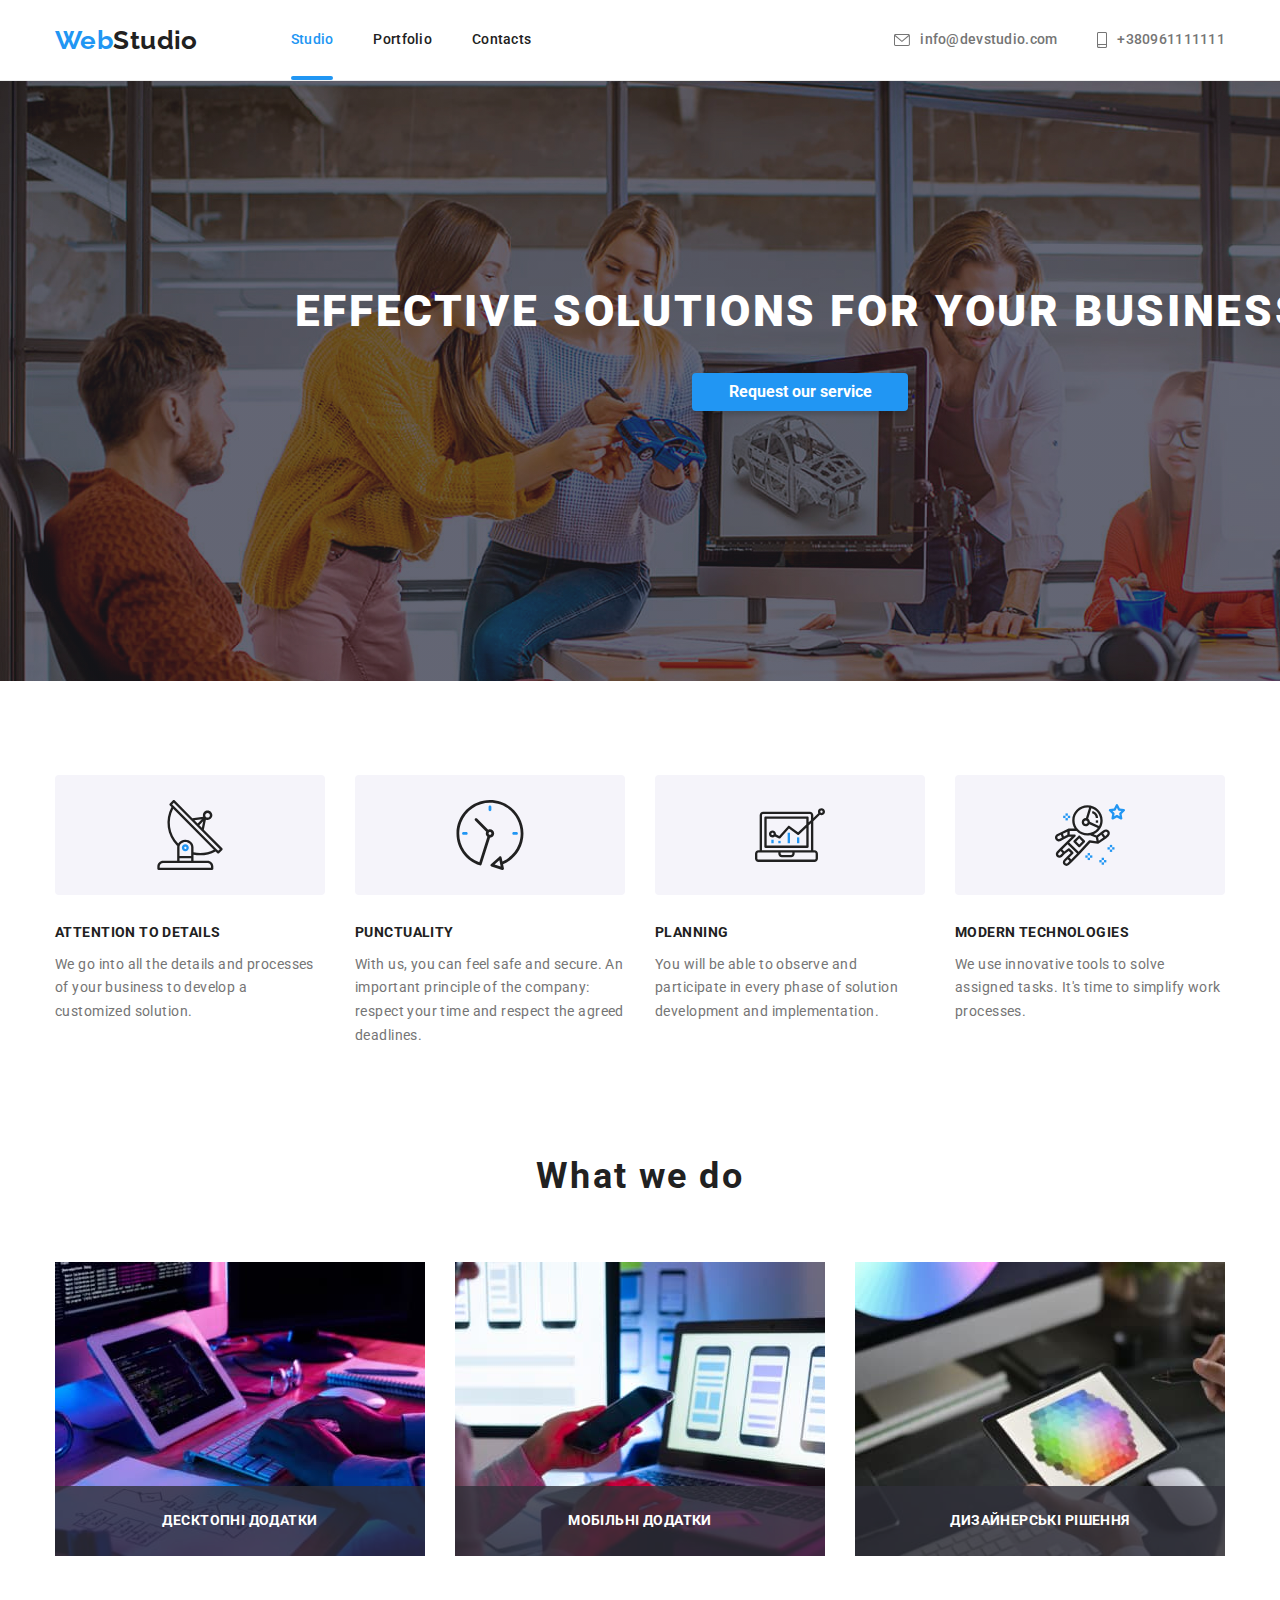
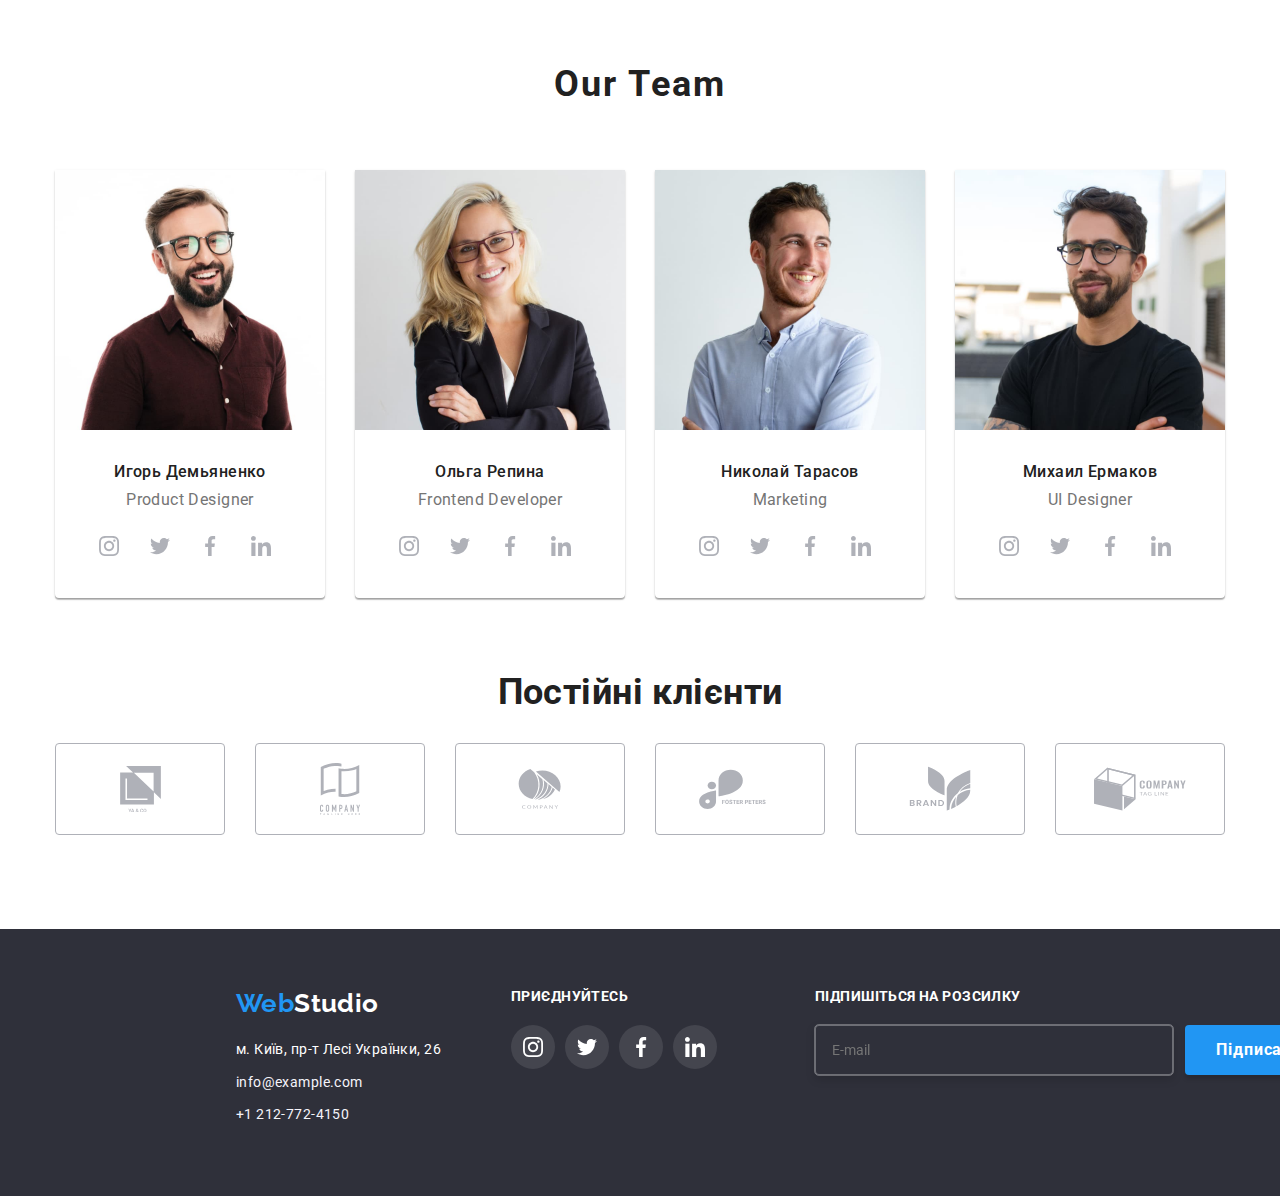
<file: index.html>
<!DOCTYPE html>
<html lang="en">

<head>
  <meta charset="UTF-8" />
  <meta http-equiv="X-UA-Compatible" content="IE=edge" />
  <meta name="viewport" content="width=device-width, initial-scale=1.0" />
  <title>
    WebStudio
  </title>
  <link href="https://fonts.googleapis.com/css2?family=Raleway:wght@700&family=Roboto:wght@400;500;700;900&display=swap"
    rel="stylesheet">
  <link rel="stylesheet" href="https://cdnjs.cloudflare.com/ajax/libs/modern-normalize/1.1.0/modern-normalize.min.css">
  <link rel="stylesheet" href="./css/styles.css" />
</head>

<body>
  <header class="page-header">
    <div class="container">
      <nav class="site-nav">
        <a class="logo" href="./index.html">Web<span class="logo__label-black">Studio
          </span>
        </a>
        <ul class="site-nav__list">
          <li class="site-nav__item">
            <a class="site-nav__current-link" href="./index.html">
              Studio
            </a>
          </li>
          <li class="site-nav__item">
            <a class="site-nav__link" href="portfolio.html">
              Portfolio
            </a>
          </li>
          <li class="site-nav__item">
            <a class="site-nav__link" href="">
              Contacts
            </a>
          </li>
        </ul>
        <ul class="header__list">
          <li class="header__item">
            <a class="header__link" href="mailto:info@devstudio.com">
              <svg class="header__icon header__icon--icon-envelope" width="16px" height="12px">
                <use href="./images/sprite.svg#icon-envelope">
                </use>
              </svg>
              info@devstudio.com
            </a>
          </li>
          <li class="header__item">
            <a class="header__link" href="tel:+380961111111">
              <svg class="header__icon header__icon--icon-smartphone" width="10px" height="16px">
                <use href="./images/sprite.svg#icon-smartphone">
                </use>
              </svg>
              +380961111111
            </a>
          </li>
        </ul>
      </nav>
    </div>
  </header>
  <main>
    <section class="hero-section">
      <h1 class="hero__title">
        EFFECTIVE SOLUTIONS FOR YOUR BUSINESS
      </h1>
      <button class="hero__button" data-modal-open>
        Request our service
      </button>
    </section>
    <section class="description-section">
      <ul class="description__list">
        <li class="description__item">
          <div class="description__icons">
            <svg class="description__icon description__icon--icon-antenna" width="70px" height="70px">
              <use href="./images/sprite.svg#icon-antenna">
              </use>
            </svg>
          </div>
          <h2 class="description__title">
            ATTENTION TO DETAILS
          </h2>
          <p class="description__text">
            We go into all the details and processes of your business to develop
            a customized solution.
          </p>
        </li>
        <li class="description__item">
          <div class="description__icons">
            <svg class="description--icon description__icon--icon-clock" width="70px" height="70px">
              <use href=" ./images/sprite.svg#icon-clock">
              </use>
            </svg>
          </div>
          <h2 class="description__title">
            PUNCTUALITY
          </h2>
          <p class="description__text">
            With us, you can feel safe and secure. An important principle of the
            company: respect your time and respect the agreed deadlines.
          </p>
        </li>
        <li class="description__item">
          <div class="description__icons">
            <svg class="description__icon description__icon--icon-diagram" width="70px" height="70px">
              <use href=" ./images/sprite.svg#icon-diagram">
              </use>
            </svg>
          </div>
          <h2 class="description__title">
            PLANNING
          </h2>
          <p class="description__text">
            You will be able to observe and participate in every phase of
            solution development and implementation.
          </p>
        </li>
        <li class="description__item">
          <div class="description__icons">
            <svg class="description__icon description__icon--icon-astronaut" width="70px" height="70px">
              <use href=" ./images/sprite.svg#icon-astronaut">
              </use>
            </svg>
          </div>
          <h2 class="description__title">
            MODERN TECHNOLOGIES
          </h2>
          <p class="description__text">
            We use innovative tools to solve assigned tasks. It's time to
            simplify work processes.
          </p>
        </li>
      </ul>
    </section>
    <section class="service-section">
      <div class="container">
        <h2 class="service__title">
          What we do
        </h2>
        <ul class="service__list">
          <li class="service__item">
            <img class="service__image" src="./images/img1.jpg" alt="Keyboard" width="370" />
            <div class="service__image-overlay">
              <p class="service__image-text">
                Десктопні додатки
              </p>
            </div>
          </li>
          <li class="service__item">
            <img class="service__image" src=" ./images/img2.jpg" alt="Laptop" width="370" />
            <div class="service__image-overlay">
              <p class="service__image-text">
                Мобільні додатки
              </p>
            </div>
          </li>
          <li class="service__item">
            <img class="service__image" src=" ./images/img3.jpg" alt="Tablet" width="370" />
            <div class="service__image-overlay">
              <p class="service__image-text">
                Дизайнерські рішення
              </p>
            </div>
          </li>
        </ul>
      </div>
    </section>
    <section class="team-section">
      <div class="container">
        <h2 class="team__title">
          Our Team
        </h2>
        <ul class="team-member__list">
          <li class="team-member__card">
            <img class="team-member__image" src="./images/img4.jpg" alt="Igor" width="270" />
            <div class="team-member__description">
              <h3 class="team-member__name" lang="ru">
                Игорь Демьяненко
              </h3>
              <p class="team-member__proffesion">
                Product Designer
              </p>
              <div class="team-member__social-media">
                <a class="team-member__social-media-links" href="">
                  <svg width="20px" height="20px">
                    <use href="./images/sprite.svg#icon-instagram">
                    </use>
                  </svg>
                </a>
                <a class="team-member__social-media-links" href="">
                  <svg width="20px" height="20px">
                    <use href="./images/sprite.svg#icon-twitter">
                    </use>
                  </svg>
                </a>
                <a class="team-member__social-media-links" href="">
                  <svg width="20px" height="20px">
                    <use href="./images/sprite.svg#icon-facebook">
                    </use>
                  </svg>
                </a>
                <a class="team-member__social-media-links" href="">
                  <svg width="20px" height="20px">
                    <use href="./images/sprite.svg#icon-linkedin">
                    </use>
                  </svg>
                </a>
              </div>
            </div>
          </li>
          <li class="team-member__card">
            <img class="team-member__image" src="./images/img5.jpg" alt="Olga" width="270" />
            <div class="team-member__description">
              <h3 class="team-member__name" lang="ru">
                Ольга Репина
              </h3>
              <p class="team-member__proffesion">
                Frontend Developer
              </p>
              <div class="team-member__social-media">
                <a class="team-member__social-media-links" href="">
                  <svg width="20px" height="20px">
                    <use href="./images/sprite.svg#icon-instagram">
                    </use>
                  </svg>
                </a>
                <a class="team-member__social-media-links" href="">
                  <svg width="20px" height="20px">
                    <use href="./images/sprite.svg#icon-twitter">
                    </use>
                  </svg>
                </a>
                <a class="team-member__social-media-links" href="">
                  <svg width="20px" height="20px">
                    <use href="./images/sprite.svg#icon-facebook">
                    </use>
                  </svg>
                </a>
                <a class="team-member__social-media-links" href="">
                  <svg width="20px" height="20px">
                    <use href="./images/sprite.svg#icon-linkedin">
                    </use>
                  </svg>
                </a>
              </div>
            </div>
          </li>
          <li class="team-member__card">
            <img class="team-member__image" src="./images/img6.jpg" alt="Nicolay" width="270" />
            <div class="team-member__description">
              <h3 class="team-member__name" lang="ru">
                Николай Тарасов
              </h3>
              <p class="team-member__proffesion">
                Marketing
              </p>
              <div class="team-member__social-media">
                <a class="team-member__social-media-links" href="">
                  <svg width="20px" height="20px">
                    <use href="./images/sprite.svg#icon-instagram">
                    </use>
                  </svg>
                </a>
                <a class="team-member__social-media-links" href="">
                  <svg width="20px" height="20px">
                    <use href="./images/sprite.svg#icon-twitter">
                    </use>
                  </svg>
                </a>
                <a class="team-member__social-media-links" href="">
                  <svg width="20px" height="20px">
                    <use href="./images/sprite.svg#icon-facebook">
                    </use>
                  </svg>
                </a>
                <a class="team-member__social-media-links" href="">
                  <svg width="20px" height="20px">
                    <use href="./images/sprite.svg#icon-linkedin">
                    </use>
                  </svg>
                </a>
              </div>
            </div>
          </li>
          <li class="team-member__card">
            <img class="team-member__image" src="./images/img7.jpg" alt="Michale" width="270" />
            <div class="team-member__description">
              <h3 class="team-member__name" lang="ru">
                Михаил Ермаков
              </h3>
              <p class="team-member__proffesion">
                UI Designer
              </p>
              <div class="team-member__social-media">
                <a class="team-member__social-media-links" href="">
                  <svg width="20px" height="20px">
                    <use href="./images/sprite.svg#icon-instagram">
                    </use>
                  </svg>
                </a>
                <a class="team-member__social-media-links" href="">
                  <svg width="20px" height="20px">
                    <use href="./images/sprite.svg#icon-twitter">
                    </use>
                  </svg>
                </a>
                <a class="team-member__social-media-links" href="">
                  <svg width="20px" height="20px">
                    <use href="./images/sprite.svg#icon-facebook">
                    </use>
                  </svg>
                </a>
                <a class="team-member__social-media-links" href="">
                  <svg width="20px" height="20px">
                    <use href="./images/sprite.svg#icon-linkedin">
                    </use>
                  </svg>
                </a>
              </div>
            </div>
          </li>
        </ul>
      </div>
    </section>
    <section class="clients-section">
      <div class="container">
        <h2 class="clients__title">
          Постійні клієнти
        </h2>
        <ul class="clients__logo-list">
          <li>
            <a class="clients__logo-link" href="">
              <svg class="clients__logo-icon" width="41px" height="46.7px">
                <use href="./images/sprite.svg#logo-1">
                </use>
              </svg>
            </a>
          </li>
          <li>
            <a class="clients__logo-link" href="">
              <svg class="clients__logo-icon" width="40px" height="52px">
                <use href="./images/sprite.svg#logo-2">
                </use>
              </svg>
            </a>
          </li>
          <li>
            <a class="clients__logo-link" href="">
              <svg class="clients__logo-icon" width="43.46px" height="41.18px">
                <use href="./images/sprite.svg#logo-3">
                </use>
              </svg>
            </a>
          </li>
          <li>
            <a class="clients__logo-link" href="">
              <svg class="clients__logo-icon" width="84.44px" height="40.62px">
                <use href="./images/sprite.svg#logo-4">
                </use>
              </svg>
            </a>
          </li>
          <li>
            <a class="clients__logo-link" href="">
              <svg class="clients__logo-icon" width="62.54px" height="45.43px">
                <use href="./images/sprite.svg#logo-5">
                </use>
              </svg>
            </a>
          </li>
          <li>
            <a class="clients__logo-link" href="">
              <svg class="clients__logo-icon" width="93.79px" height="43.93px">
                <use href="./images/sprite.svg#logo-6">
                </use>
              </svg>
            </a>
          </li>
        </ul>
      </div>
    </section>
  </main>
  <footer class="footer">
    <div class="footer-content">
      <address class="address">
        <a class="logo logo__footer-logo" href="./index.html">Web<span class="logo__label-white">Studio</span>
        </a>
        <ul class="footer__list">
          <li class="footer__item">
            <a class="adress" href="">
              м. Київ, пр-т Лесі Українки, 26
            </a>
          </li>
          <li class="footer__item">
            <a class="footer__link" href="">
              info@example.com
            </a>
          </li>
          <li class="footer__item">
            <a class="footer__link" href="">
              +1 212-772-4150
            </a>
          </li>
        </ul>
      </address>
      <div class="footer__social-media">
        <h2 class="footer__join-title">
          Приєднуйтесь
        </h2>
        <ul class="footer__social-media-list">
          <li class="footer__social-media-item">
            <a class="footer__social-media-link" href="">
              <svg class="footer__social-media-icons" width="20px" height="20px">
                <use href="./images/sprite.svg#icon-instagram">
                </use>
              </svg>
            </a>
          </li>
          <li class="footer__social-media-item">
            <a class="footer__social-media-link" href="">
              <svg class="footer__social-media-icons" width="20px" height="20px">
                <use href="./images/sprite.svg#icon-twitter">
                </use>
              </svg>
            </a>
          </li>
          <li class="footer__social-media-item">
            <a class="footer__social-media-link" href="">
              <svg class="footer__social-media-icons" width="20px" height="20px">
                <use href="./images/sprite.svg#icon-facebook">
                </use>
              </svg>
            </a>
          </li>
          <li class="footer__social-media-item">
            <a class="footer__social-media-link" href="">
              <svg class="footer__social-media-icons" width="20px" height="20px">
                <use href="./images/sprite.svg#icon-linkedin">
                </use>
              </svg>
            </a>
          </li>
        </ul>
      </div>
      <form class="subcribe__form">
        <b class="subsribe__title">
          Підпишіться на розсилку
        </b>
        <div class="subscribe__section">
          <input class="subsribe__input" type="text" placeholder="E-mail">
          <button class="subscribe__button" type="submit">
            Підписатися
            <svg class="subsribe__svg" width="24" height="24">
              <use href="./images/sprite.svg#subcribe">
              </use>
            </svg>
          </button>
        </div>
      </form>
    </div>
  </footer>
  <div class="backdrop is-hidden" data-modal>
    <div class="modal">
      <form class="modal__form" autocomplete="off">
        <b class="modal__title">
          Залиште свої дані, ми вам передзвонимо
        </b>
        <div class="form-field">
          <label class="form__label" for="name">
            Ім'я
          </label>
          <input class="form__input" type="text" name="name" id="name" placeholder=" ">
          <svg class="field__icons" width="12px" height="12px">
            <use href="./images/sprite.svg#account">
            </use>
          </svg>
        </div>
        <div class="form-field">
          <label class="form__label" for="tel">
            Телефон
          </label>
          <input class="form__input" type="tel" name="tel" id="tel" placeholder=" ">
          <svg class="field__icons" width="14px" height="14px">
            <use href="./images/sprite.svg#phone">
            </use>
          </svg>
        </div>
        <div class="form-field">
          <label class="form__label" for="mail">
            Пошта
          </label>
          <input class="form__input" type="email" name="mail" id="mail">
          <svg class="field__icons" width="16px" height="12px">
            <use href="./images/sprite.svg#mail">
            </use>
          </svg>
        </div>
        <div class="form-comment">
          <label class="form__label" for="comment">
            Коментар
          </label>
          <textarea class="comment__area" name="comment" id="comment" rows="7" placeholder="Введіть текст"></textarea>
        </div>
        <div class="policy-checkbox">
          <label class="checkbox__label" for="policy"><input type="checkbox" class="checkbox" name="policy"
              value="policy" id="policy">
            <svg class="checkbox__icon checkbox__icon--unchecked" width="16px" height="15px">
              <use href="./images/sprite.svg#checkbox-unchecked">
              </use>
            </svg>
            <svg class="checkbox__icon  checkbox__icon--checked" width="16px" height="15px">
              <use href="./images/sprite.svg#checkbox-checked">
              </use>
            </svg>
            Погоджуюся з розсилкою та приймаю
            <a class="requirements" href="">Умови договору</a>
          </label>
        </div>
        <div class="modal__buttons">
          <button class="button__submit" type="submit">Відправити</button>
          <button class="button__close" data-modal-close>
            <svg class="button__close-svg" width="18px" height="18px">
              <use href="./images/sprite.svg#closeModalBtn">
              </use>
            </svg>
          </button>
        </div>
      </form>
    </div>
  </div>
  <script src="./js/modal.js"></script>
</body>

</html>
</file>
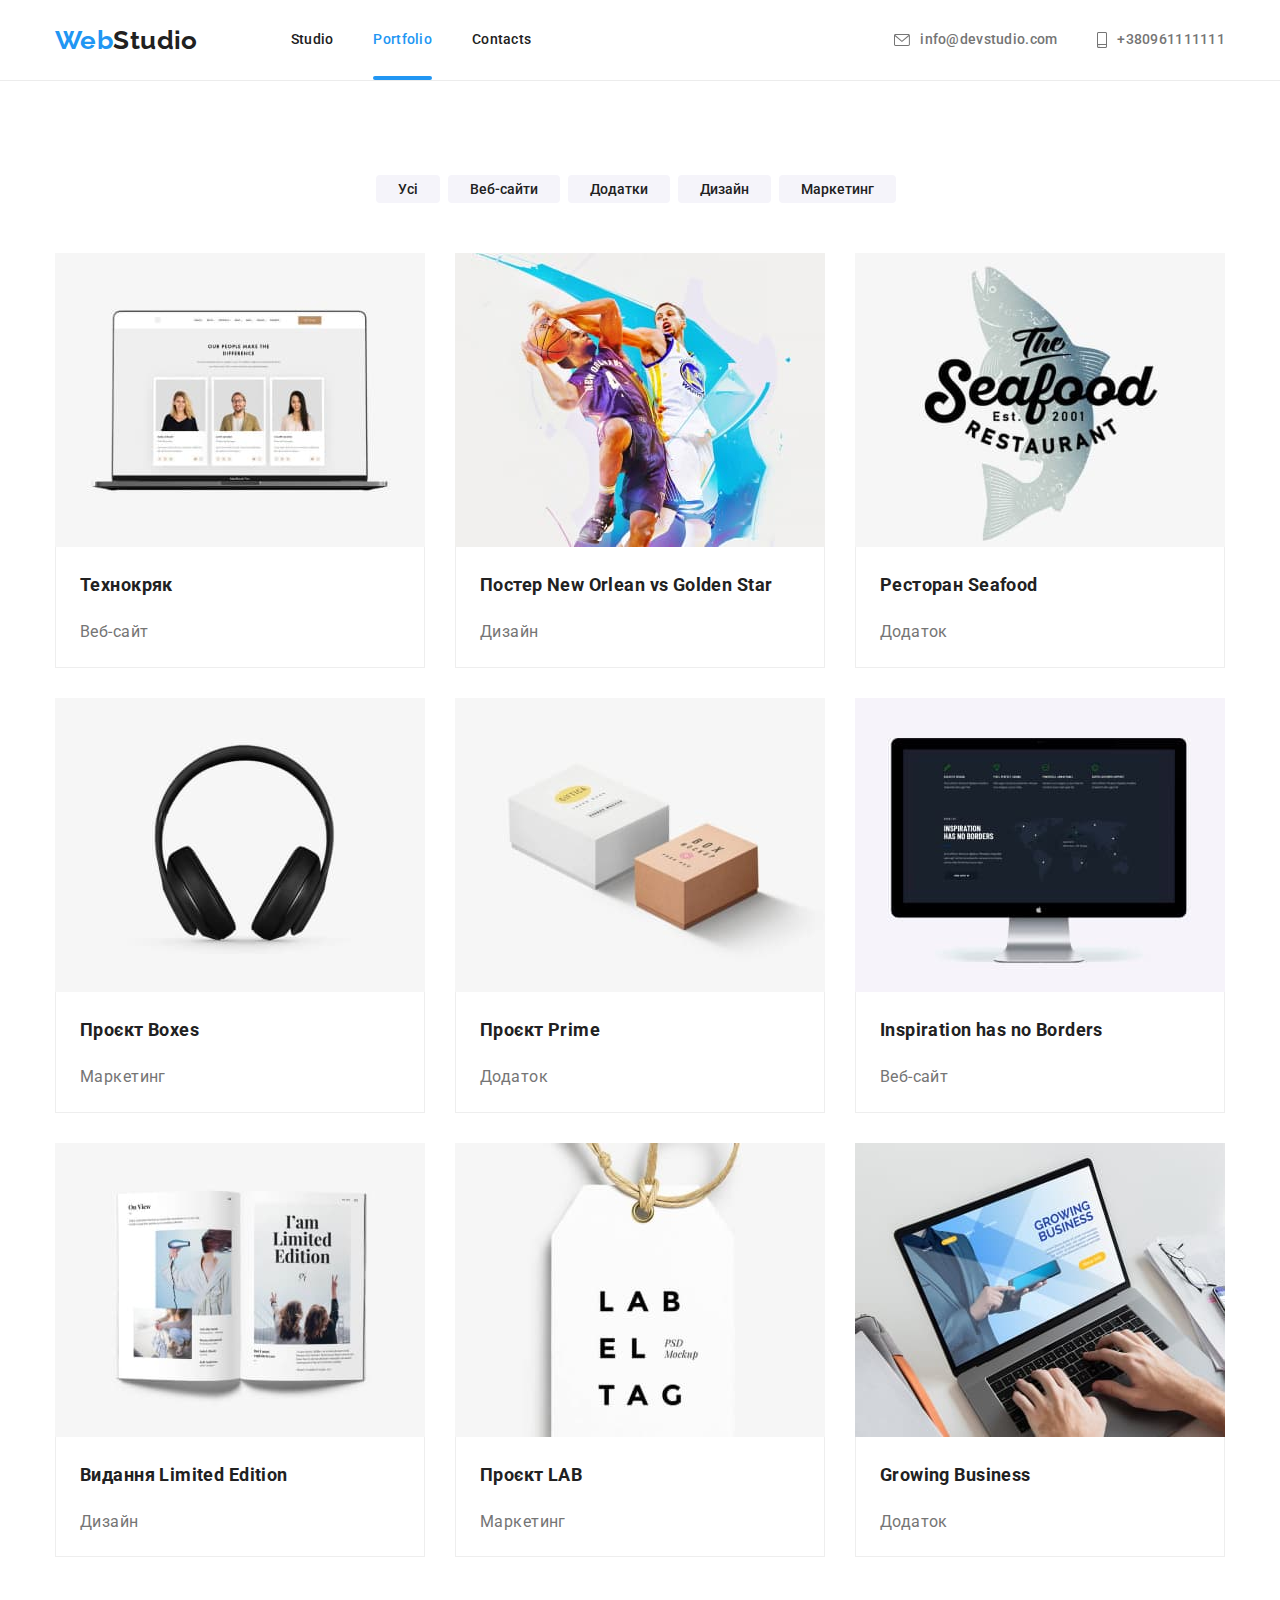
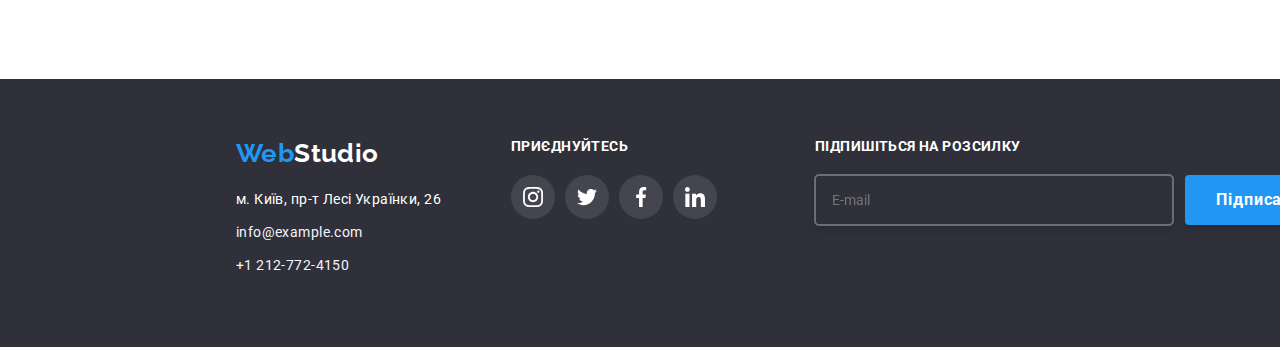
<file: portfolio.html>
<!DOCTYPE html>
<html lang="uk">

<head>
  <meta charset="UTF-8" />
  <meta http-equiv="X-UA-Compatible" content="IE=edge" />
  <meta name="viewport" content="width=device-width, initial-scale=1.0" />
  <title>Document</title>
  <link href="https://fonts.googleapis.com/css2?family=Raleway:wght@700&family=Roboto:wght@400;500;700;900&display=swap"
    rel="stylesheet" />
  <link rel="stylesheet"
    href="https://cdnjs.cloudflare.com/ajax/libs/modern-normalize/1.1.0/modern-normalize.min.css" />
  <link rel="stylesheet" href="./css/styles.css" />
</head>

<body>
  <header class="page-header">
    <div class="container">
      <nav class="site-nav">
        <a class="logo" href="./index.html">Web<span class="logo__label-black">Studio
          </span>
        </a>
        <ul class="site-nav__list">
          <li class="site-nav__item">
            <a class="site-nav__link" href="./index.html">
              Studio
            </a>
          </li>
          <li class="site-nav__item">
            <a class="site-nav__current-link" href="portfolio.html">
              Portfolio
            </a>
          </li>
          <li class="site-nav__item">
            <a class="site-nav__link" href="">
              Contacts
            </a>
          </li>
        </ul>
        <ul class="header__list">
          <li class="header__item">
            <a class="header__link" href="mailto:info@devstudio.com">
              <svg class="header__icon header__icon--icon-envelope" width="16px" height="12px">
                <use href="./images/sprite.svg#icon-envelope">
                </use>
              </svg>
              info@devstudio.com
            </a>
          </li>
          <li class="header__item">
            <a class="header__link" href="tel:+380961111111">
              <svg class="header__icon header__icon--icon-smartphone" width="10px" height="16px">
                <use href="./images/sprite.svg#icon-smartphone">
                </use>
              </svg>
              +380961111111
            </a>
          </li>
        </ul>
      </nav>
    </div>
  </header>
  <main class="portfolio-section">
    <div class="container">

      <ul class="portfolio-pages-list">
        <li class="page__item">
          <button class="page__link" type="button">Усі</button>
        </li>
        <li class="page__item">
          <button class="page__link" type="button">Веб-сайти</button>
        </li>
        <li class="page__item">
          <button class="page__link" type="button">Додатки</button>
        </li>
        <li class="page__item">
          <button class="page__link" type="button">Дизайн</button>
        </li>
        <li class="page__item">
          <button class="page__link" type="button">Маркетинг</button>
        </li>
      </ul>
      <div class="content">
        <ul class="product-list">
          <li class="product__item">
            <a class="product__link" href="">
              <div class="product__article">
                <img class="product__image" src="./images/img8.jpg" alt="Art" width="370" />
                <div class="product__overlay product__item--product-overlay">
                  <p>
                    Ресурс пропонує комплексні пропозиції з різним рівнем функціоналу та сервісів. Все це дозволить
                    відвідувачу отримати
                    вичерпні відомості про компанію чи приватну особу.
                  </p>
                </div>
              </div>
              <div class="product__meta">
                <h2 class="product__title">Технокряк</h2>
                <p class="product__description">Веб-сайт</p>
              </div>
            </a>
          </li>
          <li class="product__item">
            <a class="product__link" href="">
              <div class="product__article">
                <img class="product__image" src="./images/img9.jpg" alt="Art" width="370" />
                <div class="product__overlay product__item--product-overlay">
                  <p>
                    Ресурс пропонує комплексні пропозиції з різним рівнем функціоналу та сервісів. Все це дозволить
                    відвідувачу отримати
                    вичерпні відомості про компанію чи приватну особу.
                  </p>
                </div>
              </div>
              <div class="product__meta">
                <h2 class="product__title">Постер New Orlean vs Golden Star</h2>
                <p class="product__description">Дизайн</p>
              </div>
            </a>
          </li>
          <li class="product__item">
            <a class="product__link" href="">
              <div class="product__article">
                <img class="product__image" src="./images/img10.jpg" alt="App" width="370" />
                <div class="product__overlay product__item--product-overlay">
                  <p>
                    Ресурс пропонує комплексні пропозиції з різним рівнем функціоналу та сервісів. Все це дозволить
                    відвідувачу отримати
                    вичерпні відомості про компанію чи приватну особу.
                  </p>
                </div>
              </div>
              <div class="product__meta">
                <h2 class="product__title">
                  Ресторан Seafood
                </h2>
                <p class="product__description">
                  Додаток
                </p>
              </div>
            </a>
          </li>
          <li class="product__item">
            <a class="product__link" href="">
              <div class="product__article">
                <img class="product__image" src="./images/img11.jpg" alt="Marketing" width="370" />
                <div class="product__overlay product__item--product-overlay">
                  <p>
                    Ресурс пропонує комплексні пропозиції з різним рівнем функціоналу та сервісів. Все це дозволить
                    відвідувачу отримати
                    вичерпні відомості про компанію чи приватну особу.
                  </p>
                </div>
              </div>
              <div class="product__meta">
                <h2 class="product__title">
                  Проєкт Boxes
                </h2>
                <p class="product__description">
                  Маркетинг
                </p>
              </div>
            </a>
          </li>
          <li class="product__item">
            <a class="product__link" href="">
              <div class="product__article">
                <img class="product__image" src="./images/img12.jpg" alt="App" width="370" />
                <div class="product__overlay product__item--product-overlay">
                  <p>
                    Ресурс пропонує комплексні пропозиції з різним рівнем функціоналу та сервісів. Все це дозволить
                    відвідувачу отримати
                    вичерпні відомості про компанію чи приватну особу.
                  </p>
                </div>
              </div>
              <div class="product__meta">
                <h2 class="product__title">
                  Проєкт Prime
                </h2>
                <p class="product__description">
                  Додаток
                </p>
              </div>
            </a>
          </li>
          <li class="product__item">
            <a class="product__link" href="">
              <div class="product__article">
                <img class="product__image" src="./images/img13.jpg" alt="Site" width="370" />
                <div class="product__overlay product__item--product-overlay">
                  <p>
                    Ресурс пропонує комплексні пропозиції з різним рівнем функціоналу та сервісів. Все це дозволить
                    відвідувачу отримати
                    вичерпні відомості про компанію чи приватну особу.
                  </p>
                </div>
              </div>
              <div class="product__meta">
                <h2 class="product__title">Inspiration has no Borders</h2>
                <p class="product__description">Веб-сайт</p>
              </div>
            </a>
          </li>
          <li class="product__item">
            <a class="product__link" href="">
              <div class="product__article">
                <img class="product__image" src="./images/img14.jpg" alt="Design" width="370" />
                <div class="product__overlay product__item--product-overlay">
                  <p>
                    Ресурс пропонує комплексні пропозиції з різним рівнем функціоналу та сервісів. Все це дозволить
                    відвідувачу отримати
                    вичерпні відомості про компанію чи приватну особу.
                  </p>
                </div>
              </div>
              <div class="product__meta">
                <h2 class="product__title">Видання Limited Edition
                </h2>
                <p class="product__description">
                  Дизайн</p>
              </div>
            </a>
          </li>
          <li class="product__item">
            <a class="product__link" href="">
              <div class="product__article">
                <img class="product__image" src="./images/img15.jpg" alt="Marketing" width="370" />
                <div class="product__overlay product__item--product-overlay">
                  <p>
                    Ресурс пропонує комплексні пропозиції з різним рівнем функціоналу та сервісів. Все це дозволить
                    відвідувачу отримати
                    вичерпні відомості про компанію чи приватну особу.
                  </p>
                </div>
              </div>
              <div class="product__meta">
                <h2 class="product__title">Проєкт LAB</h2>
                <p class="product__description">Маркетинг</p>
              </div>
            </a>
          </li>
          <li class="product__item">
            <a class="product__link" href="">
              <div class="product__article">
                <img class="product__image" src="./images/img16.jpg" alt="App" width="370" />
                <div class="product__overlay product__item--product-overlay">
                  <p>
                    Ресурс пропонує комплексні пропозиції з різним рівнем функціоналу та сервісів. Все це дозволить
                    відвідувачу отримати
                    вичерпні відомості про компанію чи приватну особу.
                  </p>
                </div>
              </div>
              <div class="product__meta">
                <h2 class="product__title">Growing Business</h2>
                <p class="product__description">Додаток</p>
              </div>
            </a>
          </li>
        </ul>
      </div>
    </div>
  </main>
  <footer class="footer">
    <div class="footer-content">
      <address class="address">
        <a class="logo logo__footer-logo" href="./index.html">Web<span class="logo__label-white">Studio</span>
        </a>
        <ul class="footer__list">
          <li class="footer__item">
            <a class="adress" href="">
              м. Київ, пр-т Лесі Українки, 26
            </a>
          </li>
          <li class="footer__item">
            <a class="footer__link" href="">
              info@example.com
            </a>
          </li>
          <li class="footer__item">
            <a class="footer__link" href="">
              +1 212-772-4150
            </a>
          </li>
        </ul>
      </address>
      <div class="footer__social-media">
        <h2 class="footer__join-title">
          Приєднуйтесь
        </h2>
        <ul class="footer__social-media-list">
          <li class="footer__social-media-item">
            <a class="footer__social-media-link" href="">
              <svg class="footer__social-media-icons" width="20px" height="20px">
                <use href="./images/sprite.svg#icon-instagram">
                </use>
              </svg>
            </a>
          </li>
          <li class="footer__social-media-item">
            <a class="footer__social-media-link" href="">
              <svg class="footer__social-media-icons" width="20px" height="20px">
                <use href="./images/sprite.svg#icon-twitter">
                </use>
              </svg>
            </a>
          </li>
          <li class="footer__social-media-item">
            <a class="footer__social-media-link" href="">
              <svg class="footer__social-media-icons" width="20px" height="20px">
                <use href="./images/sprite.svg#icon-facebook">
                </use>
              </svg>
            </a>
          </li>
          <li class="footer__social-media-item">
            <a class="footer__social-media-link" href="">
              <svg class="footer__social-media-icons" width="20px" height="20px">
                <use href="./images/sprite.svg#icon-linkedin">
                </use>
              </svg>
            </a>
          </li>
        </ul>
      </div>
      <form class="subcribe__form">
        <b class="subsribe__title">
          Підпишіться на розсилку
        </b>
        <div class="subscribe__section">
          <input class="subsribe__input" type="text" placeholder="E-mail">
          <button class="subscribe__button" type="submit">
            Підписатися
            <svg class="subsribe__svg" width="24" height="24">
              <use href="./images/sprite.svg#subcribe">
              </use>
            </svg>
          </button>
        </div>
      </form>
    </div>
  </footer>
</body>

</html>
</file>
<file: css/styles.css>
body {
  color: var(--primary-text-color);
  background-color: #ffffff;
  font-family: Roboto, sans-serif;
  letter-spacing: 0.03em;
  font-size: 14px;
  line-height: 1.1;
}
:root {
  --primary-text-color: #212121;
  --accent-color: #2196f3;
  --primary-white-color: #ffffff;
  --secondary-background-color: #2f303a;
  --paragraph-color: #757575;
  --portfolio-button-color: #f5f4fa;
  --icons-color: #afb1b8;
  --border-color: #eeeeee;
  --icons-baground-color: rgba(255, 255, 255, 0.1);
}

ul,
p {
  margin-top: 0px;
  margin-bottom: 0px;
}
h3,
h2 {
  margin-top: 0px;
}
a {
  text-decoration: none;
}
.team-member__description {
  width: 270px;
  align-items: center;
  padding-top: 30px;
  margin-right: 30px;
  padding-bottom: 30px;
}
.team-member__list {
  display: flex;
  align-items: center;
  justify-content: flex-end;
  margin-left: 0px;
  padding-left: 0px;
}
.container {
  width: 1200px;
  padding-right: 15px;
  padding-left: 15px;
  margin-right: auto;
  margin-left: auto;
}
.header__link {
  display: flex;
  justify-content: center;
  align-items: center;
  color: var(--paragraph-color);
  font-weight: 500;
  font-size: 14px;
  line-height: 1.14;
  letter-spacing: 0.02em;
  text-decoration: none;
  padding-top: 32px;
  padding-bottom: 32px;
  transition: color 250ms cubic-bezier(0.4, 0, 0.2, 1);
}

.header__link:hover,
.header__link:focus {
  color: var(--accent-color);
}

ul {
  list-style: none;
}

.logo {
  color: var(--accent-color);
  font-family: Raleway, sans-serif;
  font-weight: 700;
  font-size: 26px;
  line-height: 1.11;
  text-decoration: none;
}
.site-nav__link {
  color: var(--primary-text-color);
  font-weight: 500;
  font-size: 14px;
  letter-spacing: 0.02em;
  text-decoration: none;
}
.site-nav {
  display: flex;
  align-items: center;
  padding-left: 0px;
}
.logo__label-white {
  color: var(--primary-white-color);
  margin-bottom: 20px;
}
.logo__label-black {
  color: var(--primary-text-color);
  margin: bottom 20px;
  font-style: inherit;
}

.adress {
  color: var(--primary-white-color);
  text-decoration: none;
  font-size: 14px;
  line-height: 1.7;
  margin-bottom: 9px;
}
.page__link {
  color: var(--primary-text-color);
  background-color: var(--portfolio-button-color);
  font-weight: 500;
  cursor: pointer;
  border-radius: 4px;
  padding: 6px 22px;
  border: none;
  margin-right: 8px;
  transition: background-color 250ms cubic-bezier(0.4, 0, 0.2, 1),
    color 250ms cubic-bezier(0.4, 0, 0.2, 1),
    box-shadow 250ms cubic-bezier(0.4, 0, 0.2, 1);
}

.page__link:hover,
.page__link:focus {
  color: var(--primary-white-color);
  background-color: var(--accent-color);
  box-shadow: 0px 3px 1px rgba(0, 0, 0, 0.1), 0px 1px 2px rgba(0, 0, 0, 0.08),
    0px 2px 2px rgba(0, 0, 0, 0.12);
}
.hero__title {
  margin-top: 0px;
  margin-bottom: 30px;
  color: var(--primary-white-color);
  font-weight: 900;
  font-size: 44px;
  line-height: 1.4;
  letter-spacing: 0.06em;
}
.hero__button {
  background-color: var(--accent-color);
  color: var(--primary-white-color);
  box-shadow: 0px 4px 4px rgba(0, 0, 0, 0.15);
  border-radius: 4px;
  font-weight: 700;
  font-size: 16px;
  cursor: pointer;
  text-align: center;
  padding-top: 10px;
  padding-bottom: 10px;
  border: 0px;
  width: 216px;
}
.product__title {
  font-size: 18px;
  font-weight: 700px;
  line-height: 2;
  color: var(--primary-text-color);
}
.site-nav__current-link {
  color: var(--accent-color);
  font-weight: 500;
  font-size: 14px;
  letter-spacing: 0.02em;
  text-decoration: none;
  padding-bottom: 32px;
  padding-top: 32px;
  position: relative;
}
.site-nav__current-link::after {
  content: '';
  display: block;
  width: 100%;
  height: 4px;
  border-radius: 2px;
  background-color: var(--accent-color);
  position: absolute;
  left: 0px;
  bottom: 0px;
  transition: background-color 250ms cubic-bezier(0.4, 0, 0.2, 1);
}

.service__title {
  color: var(--primary-text-color);
  font-weight: 700;
  font-size: 36px;
  line-height: 2;
  letter-spacing: 0.06em;
  margin-top: 0;
  margin-bottom: 50px;
  text-align: center;
}
.page-header {
  border-bottom: 1px solid #ececec;
}
.description__text {
  letter-spacing: 0.03em;
  line-height: 1.7;
  color: var(--paragraph-color);
  margin-top: 0;
  margin-bottom: 50;
}

.description__title {
  font-weight: 700;
  font-size: 14px;
  line-height: 1.14;
}

.team-member__proffesion {
  color: var(--paragraph-color);
  font-size: 16px;
  line-height: 1.1;
  margin-top: 0;
  text-align: center;
  margin-bottom: 16px;
}
.footer__item {
  display: block;
  color: rgba(255, 255, 255, 0.6);
  text-decoration: none;
  font-size: 14px;
  line-height: 1.7;
  transition: color 250ms cubic-bezier(0.4, 0, 0.2, 1);
}
.footer__list {
  margin-right: 70px;
  padding-left: 0px;
}

.footer__item {
  margin-bottom: 9px;
}
.footer__link {
  text-decoration: none;
  color: var(--portfolio-button-color);
}
.footer__link:hover,
.footer__link:focus {
  color: var(--accent-color);
}
.product__description {
  color: var(--paragraph-color);
  font-size: 16px;
  line-height: 1.8;
  margin-top: 0;
  margin-bottom: 4;
}
.site-nav__current-link:visited {
  text-decoration: none;
}
.team-member__name {
  font-weight: 500;
  font-size: 16px;
  margin-top: 0;
  margin-bottom: 10px;
  text-align: center;
}
.page-header {
  background-color: var(--primary-white-color);
}

.description__title {
  margin-top: 0;
  margin-bottom: 10;
}
.second-title {
  margin-top: 0;
  margin-bottom: 50;
}
.team__section {
  margin-top: 0px;
  margin-bottom: 0px;
  padding-bottom: 94px;
  background-color: var(--portfolio-button-color);
  margin-left: auto;
  margin-right: auto;
  min-width: 1600px;
  text-align: center;
}
.third-title {
  margin-top: 0;
  margin-bottom: 51px;
}

.service-section {
  display: flex;
  padding-top: 0px;
  padding-bottom: 0px;
  margin-bottom: 92px;
  margin-top: 0px;
  flex-wrap: wrap;
  align-items: flex-end;
  padding-left: 0px;
}
.service-section .image-item:nth-last-child(-n + 3) {
  margin-bottom: 0;
}
/* 
.portfolio-section {
  padding-top: 96px;
  padding-bottom: 92px;
  margin-top: 96px;
  margin-bottom: 0px;
} */
/* .service-section .button, */
/* .service-section .button-current {
  padding-top: 0px;
  padding-bottom: 0px;
  margin-top: 0;
  margin-bottom: 34;
} */
.site-nav__list {
  display: flex;
  margin-left: 93px;
  padding-left: 0px;
}
.site-nav {
  padding-right: 0px;
  margin-right: 0px;
}

.header__list {
  display: flex;
  margin-left: auto;
  padding-left: 0px;
}

.site-nav__item {
  margin-right: 40px;
  transition: box-shadow 250ms cubic-bezier(0.4, 0, 0.2, 1);
}

.site-nav__item:last-child {
  margin-right: 0px;
}
.site-nav__link,
.site-nav__current-link {
  display: block;
  padding-top: 32px;
  padding-bottom: 32px;
  transition: color 250ms cubic-bezier(0.4, 0, 0.2, 1);
}
.site-nav__link:hover,
.site-nav__link:focus {
  color: var(--accent-color);
}

.header__item {
  margin-right: 40px;
}

.header__item:last-child {
  margin-right: 0px;
}

.description__list {
  display: flex;
  margin-bottom: 92px;
  padding-left: 0px;
  align-items: flex-start;
}
.description__item {
  display: block;
  width: 270px;
  margin-right: 30px;
  min-width: 270px;
}
.service__item {
  width: 370px;
  margin-right: 30px;
}
.description__item:nth-child(4n) {
  margin-right: 0px;
}
.service__list {
  display: flex;
  align-items: center;
  justify-content: flex-end;
  margin-bottom: 0px;
  margin-left: 0px;
  padding-left: 0px;
}
.service__list:nth-child(1) {
  margin-left: 0px;
}
.service__item:last-child {
  margin-right: 0px;
}
.team-member__card {
  width: 270px;
  height: 428px;
  margin-right: 30px;
  box-shadow: 0px 1px 3px rgba(0, 0, 0, 0.12), 0px 1px 1px rgba(0, 0, 0, 0.14),
    0px 2px 1px rgba(0, 0, 0, 0.2);
  border-radius: 0px 0px 4px 4px;
  background-color: var(--primary-white-color);
}

.team-member__card:last-child {
  margin-right: 0px;
}

.team__title {
  color: var(--primary-text-color);
  font-weight: 700;
  font-size: 36px;
  line-height: 2;
  letter-spacing: 0.06em;
  margin-top: 0;
  margin-bottom: 50px;
  text-align: center;
}

/* .button {
  margin-right: 8px;
} */
.portfolio-pages-list {
  display: flex;
  align-items: center;
  justify-content: center;
  margin-left: auto;
  margin-right: auto;
  width: 575px;
  padding-left: 0px;
  padding-bottom: 50px;
  padding-top: 94px;
}

.clients-section {
  padding-bottom: 94px;
  margin-top: 0px;
}

.clients__list {
  display: block;
  margin-left: auto;
  margin-right: auto;
  background-color: var(--portfolio-button-color);
}
.product__item:nth-child(-n - 3) {
  margin-bottom: 0px;
}
.product__item:nth-child(3n) {
  margin-right: 0px;
}
.product__meta {
  border-bottom: 1px solid var(--border-color);
  border-left: 1px solid var(--border-color);
  border-right: 1px solid var(--border-color);
  width: 370px;
  padding-top: 20px;
  padding-bottom: 20px;
  padding-left: 24px;
  padding-right: 24px;
}
.service__image {
  display: block;
}
.product__image {
  display: block;
}
.team-member__image {
  width: 270px;
}

.hero-section {
  padding-top: 200px;
  height: 600px;
  min-width: 1600px;
  margin-left: auto;
  text-align: center;
  margin-right: auto;
  background-color: var(--secondary-background-color);
  background-image: linear-gradient(
      to right,
      rgba(47, 48, 58, 0.4),
      rgba(47, 48, 58, 0.4)
    ),
    url(../images/17.jpg);
  background-repeat: no-repeat;
  background-size: cover;
  background-position: top;
}
.clients__title {
  font-weight: 700;
  margin-bottom: 50px;
  font-size: 36px;
  line-height: 1.16px;
  text-align: center;
  padding-top: 94px;
}
.header__icon {
  fill: currentColor;
  margin-right: 10px;
  margin-bottom: 0px;
}
.team-member__social-media {
  display: block;
  width: 260px;
  height: 44px;
  padding-left: 32px;
  padding-right: 32px;
  justify-content: space-between;
}
.team-member__social-media-links {
  margin-top: 0px;
  margin-bottom: 0px;
  width: 44px;
  height: 44px;
  border-radius: 50%;
  background-color: var(--primary-white-color);
  display: flex;
  align-items: center;
  justify-content: center;
  fill: var(--icons-color);
  transition: color 250ms cubic-bezier(0.4, 0, 0.2, 1),
    background-color 250ms cubic-bezier(0.4, 0, 0.2, 1);
}
.team-member__social-media-links:hover {
  background-color: var(--accent-color);
  fill: var(--primary-white-color);
}
.description__icon {
  fill: currentColor;
}

.description__icons {
  display: flex;
  height: 120px;
  background-color: var(--portfolio-button-color);
  margin-bottom: 30px;
  justify-content: center;
  align-items: center;
  border-radius: 4px;
  margin-top: 0px;
}

.description-section {
  display: flex;
  padding-top: 94px;
  padding-bottom: 0px;
  width: 1200px;
  padding-right: 15px;
  padding-left: 15px;
  margin-right: auto;
  margin-left: auto;
}

.team-member__social-media {
  display: flex;
  color: var(--primary-white-color);
  align-items: center;
}
.clients__logo-list {
  display: flex;
  justify-content: space-between;
  padding-left: 0px;
}

.clients__logo-link {
  display: flex;
  border: 1px solid var(--icons-color);
  width: 170px;
  height: 92px;
  margin-right: 30px;
  justify-content: center;
  align-items: center;
  margin-top: 0px;
  margin-bottom: 0px;
  border-radius: 4px;
  color: var(--icons-color);
  transition: color 250ms cubic-bezier(0.4, 0, 0.2, 1),
    border 250ms cubic-bezier(0.4, 0, 0.2, 1);
}
.clients__logo-link:hover {
  color: var(--accent-color);
  border: 1px solid var(--accent-color);
}
.clients__logo-link :last-child {
  margin-right: 0px;
}
.clients__logo-icon {
  fill: currentColor;
}

.clients__logo-list :last-child {
  margin-right: 0px;
}

.footer__link:last-child {
  margin-bottom: 0px;
}
.footer {
  background-color: var(--secondary-background-color);
  padding-top: 60px;
  padding-bottom: 60px;
  min-width: 1600px;
}
.footer__social-media {
  margin-right: 93px;
}

.footer-content {
  text-align: left;
  display: flex;
  justify-content: flex-end;
  width: 1200px;
  padding-right: 15px;
  padding-left: 15px;
  margin-right: auto;
  margin-left: auto;
}
.logo__footer-logo {
  display: inline-block;
  margin-bottom: 20px;
}
.footer__join-title {
  color: var(--primary-white-color);
  text-transform: uppercase;
  width: 116px;
  height: 16px;
  font-weight: 700;
  font-size: 14px;
  line-height: 1.14;
  letter-spacing: 0.03em;
  margin-bottom: 20px;
}
.address {
  font-style: inherit;
}

.footer__social-media-list {
  display: flex;
  width: 118px;
  height: 44px;
  padding-left: 0px;
  padding-right: 0px;
  margin-right: 93px;
}
.footer__social-media-link {
  width: 44px;
  height: 44px;
  border-radius: 50%;
  background-color: var(--icons-baground-color);
  display: flex;
  align-items: center;
  justify-content: center;
  transition: background-color 250ms cubic-bezier(0.4, 0, 0.2, 1),
    fill 250ms cubic-bezier(0.4, 0, 0.2, 1);
}
.footer__social-media-item {
  margin-top: 0px;
  margin-bottom: 0px;
  margin-right: 10px;
}
.footer__social-media-item:last-child {
  margin-right: 0px;
}
.footer__social-media-link:hover {
  background-color: var(--accent-color);
  fill: var(--primary-white-color);
}
.footer__social-media-icons {
  fill: var(--primary-white-color);
}
.product__item {
  position: relative;
  width: calc((100% - 60px) / 3);
  margin-bottom: 30px;
  margin-right: 30px;
  display: block;
  transition: transform 250ms cubic-bezier(0.4, 0, 0.2, 1),
    box-shadow 250ms cubic-bezier(0.4, 0, 0.2, 1);
}
.product__item:hover {
  box-shadow: 0px 1px 1px rgba(0, 0, 0, 0.12), 0px 4px 4px rgba(0, 0, 0, 0.06),
    1px 4px 6px rgba(0, 0, 0, 0.16);
}
.product__item:hover .product__item--product-overlay {
  box-shadow: 0px 1px 1px rgba(0, 0, 0, 0.12), 0px 4px 4px rgba(0, 0, 0, 0.06),
    1px 4px 6px rgba(0, 0, 0, 0.16);
  transform: translateY(0);
}

.product__article {
  display: block;
  width: 370px;
  position: relative;
  overflow: hidden;
  content: '';
  transition: transform 250ms cubic-bezier(0.4, 0, 0.2, 1);
}
.product__article:hover {
  transform: translateY(0);
}
.product__overlay {
  position: absolute;
  top: 0;
  left: 0;
  width: 100%;
  height: 100%;
  padding: 63px 24px;
  font-size: 18px;
  line-height: 1.55;
  color: var(--primary-white-color);
  background: rgba(33, 150, 243, 0.9);
  transform: translateY(100%);
  transition: transform 250ms cubic-bezier(0.4, 0, 0.2, 1),
    opacity 250ms cubic-bezier(0.4, 0, 0.2, 1);
}
.list-images-overlay {
  position: absolute;
  text-align: center;
  display: flex;
  justify-content: center;
}
.service__image-overlay {
  background: rgba(47, 48, 58, 0.8);
  position: absolute;
  width: 370px;
  height: 70px;
  transform: translateY(-100%);
  font-weight: 700;
  font-size: 14px;
  line-height: 1.14;
  text-align: center;
  color: var(--primary-white-color);
  display: flex;
  justify-content: center;
  align-items: center;
}
.service__image-text {
  text-transform: uppercase;
}
.backdrop {
  position: fixed;
  top: 0;
  left: 0;
  width: 100%;
  height: 100%;
  background: rgba(0, 0, 0, 0.2);
  opacity: 1;
  transition: opacity 250ms cubic-bezier(0.4, 0, 0.2, 1);
}
.backdrop.is-hidden {
  pointer-events: none;
  opacity: 0;
  visibility: 0;
}
.backdrop.is-hidden .modal {
  transform: translate(-50%, -50%);
}
.button__close-svg {
  text-align: center;
}
.modal {
  position: absolute;
  top: 50%;
  left: 50%;
  height: 581px;
  width: 528px;
  box-shadow: 0px 1px 3px rgba(0, 0, 0, 0.12), 0px 1px 1px rgba(0, 0, 0, 0.14),
    0px 2px 1px rgba(0, 0, 0, 0.2);
  border-radius: 4px;

  background-color: var(--primary-white-color);
  opacity: 1;
  transform: translate(-50%, -50%);
  transition: transform 250ms cubic-bezier(0.4, 0, 0.2, 1);
  transition: opacity 250ms cubic-bezier(0.4, 0, 0.2, 1);
}
.modal__form {
  position: relative;
  margin-left: auto;
  margin-right: auto;
  padding-left: 40px;
  padding-right: 40px;
  padding-top: 40px;
  padding-top: 40px;
  margin-bottom: 0px;
}
.modal__title {
  text-align: center;
  display: inline-block;
  width: 448px;
  height: 23px;
  font-weight: 700;
  font-size: 20px;
  line-height: 1.15;

  margin-bottom: 12px;

  color: var(--primary-text-color);
}

.form-field {
  position: relative;
  display: flex;
  margin-bottom: 10px;
  flex-direction: column;
}

.form__label {
  display: inline-block;
  font-weight: 400;
  font-size: 12px;
  line-height: 1.16;
  letter-spacing: 0.01em;

  color: var(--paragraph-color);

  margin-bottom: 4px;
}

.form__input {
  padding-left: 36px;
  padding-bottom: 0px;
  max-width: 448px;
  height: 40px;
  background: var(--primary-white-color);
  border: 1px solid rgba(33, 33, 33, 0.2);
  border-radius: 4px;
  transition: outline-color 250ms cubic-bezier(0.4, 0, 0.2, 1);
}
.form-comment {
  display: flex;
  flex-direction: column;
  margin-bottom: 20px;
  color: var(--paragraph-color);
  transition: outline-color 250ms cubic-bezier(0.4, 0, 0.2, 1);
}

.comment__area {
  padding-left: 16px;
  padding-right: 16px;
  padding-top: 12px;
  padding-bottom: 12px;

  background: var(--primary-white-color);
  border-radius: 4px;
  border: 1px solid rgba(33, 33, 33, 0.2);
}

.comment__area:placeholder-shown {
  font-weight: 400;
  font-size: 12px;
  line-height: 1.14;
  letter-spacing: 0.01em;

  color: rgba(117, 117, 117, 0.5);
}
.form-comment .comment__area::placeholder {
  color: rgba(117, 117, 117, 0.5);
}

.comment__area {
  resize: none;
}

.checkbox__icon--checked {
  border-radius: 1px;
  display: inline-block;
  fill: var(--primary-white-color);
  background-color: var(--accent-color);
}
.checkbox__icon--unchecked {
  border-radius: 1px;
  display: inline-block;
  fill: var(--primary-text-color);
}
input[type='checkbox'] {
  border: none;
  -webkit-appearance: none;
  -moz-appearance: none;
  appearance: none;
  margin-top: 0px;
  padding-left: 0px;
}
.checkbox__label {
  margin-bottom: 30px;
  font-weight: 400;
  font-size: 14px;
  line-height: 1.7;
  color: var(--paragraph-color);
}
.policy-checkbox .checkbox__label a {
  font-weight: 400;
  font-size: 14px;
  line-height: 1.7;
  color: var(--accent-color);
  text-decoration: underline;
}
.checkbox + .checkbox__icon--unchecked {
  display: inline-block;
}
.checkbox:checked + .checkbox__icon--unchecked {
  display: none;
}

.checkbox:checked ~ .checkbox__icon--checked {
  display: inline-block;
}
.checkbox ~ .checkbox__icon--checked {
  display: none;
}

.button__close {
  top: 5px;
  right: 5px;

  position: absolute;
  width: 30px;
  height: 30px;

  background-color: var(--primary-white-color);
  content: '';
  box-sizing: border-box;
  border: 1px solid rgba(0, 0, 0, 0.1);
  border-radius: 50%;

  display: flex;
  justify-content: center;
  align-items: center;
  transition: fill 250ms cubic-bezier(0.4, 0, 0.2, 1);
}
.button__close:hover {
  fill: var(--accent-color);
}
.subcribe__form {
  text-align: left;
  display: block;
}
.subsribe__title {
  display: block;
  width: 207px;
  height: 16px;
  font-weight: 700;
  font-size: 14px;
  line-height: 1.14;
  text-transform: uppercase;
  margin-bottom: 20px;

  color: #ffffff;
}
.subsribe__input {
  outline: 1px solid rgba(255, 255, 255, 0.3);
  border: none;

  width: 358px;
  height: 50px;

  padding-left: 16px;
  padding-right: 16px;

  border: 1px solid rgba(255, 255, 255, 0.3);
  filter: drop-shadow(0px 4px 4px rgba(0, 0, 0, 0.15));
  border-radius: 4px;
  margin-right: 12px;
  background-color: var(--secondary-background-color);
  transition: outline-color var(--accent-color);
}
.subsribe__input:focus-visible {
  outline-color: var(--accent-color);
  border: var(--secondary-background-color);
}

.subscribe__button {
  padding-left: 16px;
  display: flex;
  justify-content: center;
  margin-right: 0px;
  padding-left: 0px;
  padding-right: 0px;
  width: 200px;
  height: 50px;
  margin-bottom: 0px;
  background: #2196f3;
  box-shadow: 0px 4px 4px rgba(0, 0, 0, 0.15);
  border-radius: 4px;
  font-weight: 700;
  font-size: 16px;
  line-height: 1, 8;
  align-items: center;
  text-align: center;
  letter-spacing: 0.06em;
  border: var(--accent-color);
  color: #ffffff;
  transition: background-color 250ms cubic-bezier(0.4, 0, 0.2, 1);
}

.subscribe__section {
  display: flex;
}
.subsribe__svg {
  margin-left: 10px;
}

.button__submit {
  display: flex;
  justify-content: center;
  align-items: center;
  text-align: center;
  width: 200px;
  height: 50px;
  left: 700px;
  top: 713px;

  color: var(--primary-white-color);
  background-color: var(--accent-color);
  box-shadow: 0px 4px 4px rgba(0, 0, 0, 0.15);
  border-radius: 4px;
  border: var(--accent-color);

  padding-left: 52px;
  padding-right: 52px;
  padding-top: 10px;
  padding-bottom: 10px;

  transition: background-color 250ms cubic-bezier(0.4, 0, 0.2, 1);
}
.button__submit:hover {
  background-color: #188ce8;
}
.subscribe__button:hover {
  background-color: #188ce8;
}

.modal__buttons {
  display: flex;
  justify-content: center;
  align-items: center;
}

.field__icons {
  margin-right: 15px;
  position: absolute;
  top: 65%;
  left: 15px;
  color: var(--primary-text-color);

  display: inline-block;

  transform: translateY(-50%);
  transition: fill 250ms cubic-bezier(0.4, 0, 0.2, 1),
    outline-color 250ms cubic-bezier(0.4, 0, 0.2, 1);
}

.form-field .form__input:focus + .field__icons {
  fill: var(--accent-color);
}
.form-field .form__input:focus-visible {
  outline-color: var(--accent-color);
}
.form-comment .comment__area:focus-visible {
  outline-color: var(--accent-color);
}

.policy-checkbox {
  display: flex;
  align-items: center;
  justify-content: center;
}
.product-list {
  display: flex;
  padding-top: 0px;
  padding-bottom: 0px;
  margin-bottom: 92px;
  margin-top: 0px;
  flex-wrap: wrap;
  align-items: flex-end;
  padding-left: 0px;
}
</file>
